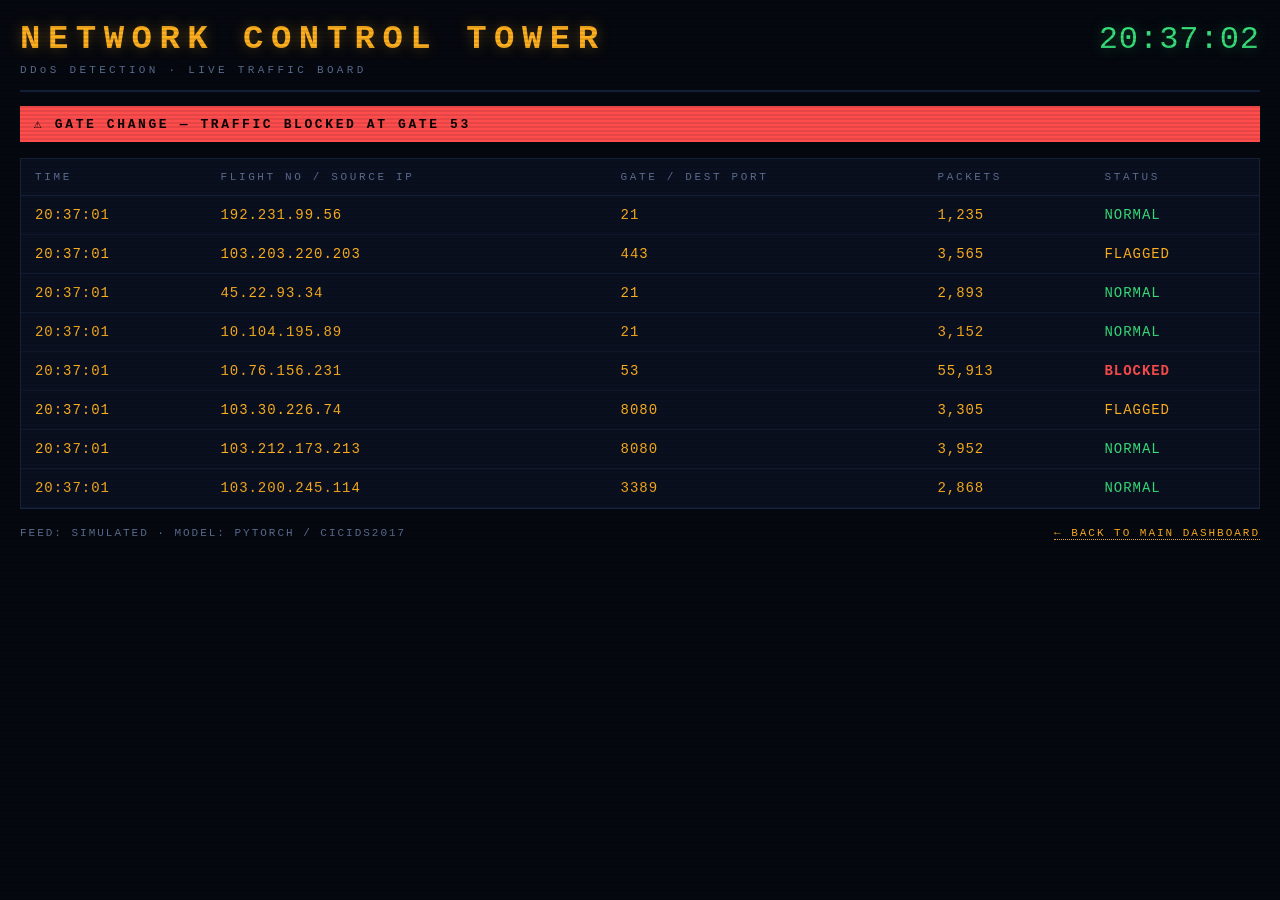
<file: control-tower.html>
<!DOCTYPE html>
<html lang="en">
<head>
<meta charset="utf-8">
<meta name="viewport" content="width=device-width, initial-scale=1">
<title>Network Control Tower</title>
<style>
  :root{
    --bg:#05080f;
    --panel:#0a1020;
    --rule:#16233d;
    --amber:#ffb01f;
    --green:#38e07b;
    --red:#ff4d4d;
    --dim:#5d6f92;
  }
  *{box-sizing:border-box;margin:0;padding:0}
  body{
    background:var(--bg);
    color:var(--amber);
    font-family:"Courier New",Courier,monospace;
    padding:20px;
    min-height:100vh;
    letter-spacing:.06em;
  }
  /* subtle scanline haze so it reads as a lit board, not a webpage */
  body::after{
    content:"";position:fixed;inset:0;pointer-events:none;
    background:repeating-linear-gradient(to bottom,rgba(0,0,0,0) 0 2px,rgba(0,0,0,.25) 2px 4px);
    opacity:.4;
  }

  header{
    border-bottom:2px solid var(--rule);
    padding-bottom:14px;margin-bottom:4px;
    display:flex;flex-wrap:wrap;gap:12px;
    align-items:baseline;justify-content:space-between;
  }
  h1{
    font-size:clamp(18px,3.4vw,34px);
    font-weight:700;letter-spacing:.22em;
    text-shadow:0 0 14px rgba(255,176,31,.35);
  }
  .sub{color:var(--dim);font-size:11px;letter-spacing:.3em;margin-top:6px}
  #clock{
    font-size:clamp(20px,3vw,32px);
    color:var(--green);
    text-shadow:0 0 14px rgba(56,224,123,.35);
    font-variant-numeric:tabular-nums;
  }

  /* alert banner — gate-change announcement */
  #alert{
    display:none;margin:14px 0;padding:10px 14px;
    background:var(--red);color:#0a0000;
    font-weight:700;letter-spacing:.2em;font-size:13px;
  }
  #alert.on{display:block;animation:flash .55s steps(1) infinite}
  @keyframes flash{50%{background:#3a0000;color:var(--red)}}

  .board{
    background:var(--panel);
    border:1px solid var(--rule);
    margin-top:16px;overflow-x:auto;
  }
  table{width:100%;border-collapse:collapse;min-width:660px}
  th{
    text-align:left;padding:12px 14px;
    font-size:11px;letter-spacing:.24em;color:var(--dim);
    border-bottom:1px solid var(--rule);font-weight:400;
  }
  td{
    padding:11px 14px;font-size:14px;
    border-bottom:1px solid rgba(22,35,61,.55);
    font-variant-numeric:tabular-nums;white-space:nowrap;
  }
  tbody tr:hover{background:rgba(22,35,61,.35)}

  .s-normal{color:var(--green)}
  .s-flagged{color:var(--amber)}
  .s-blocked{color:var(--red);font-weight:700}

  /* signature: new rows flip in like a split-flap tile */
  @keyframes flap{
    0%{transform:rotateX(-88deg);opacity:0}
    60%{transform:rotateX(12deg);opacity:1}
    100%{transform:rotateX(0);opacity:1}
  }
  tbody tr{transform-origin:top center;animation:flap .34s ease-out}

  footer{
    margin-top:18px;display:flex;justify-content:space-between;
    flex-wrap:wrap;gap:10px;font-size:11px;color:var(--dim);
    letter-spacing:.18em;
  }
  a{color:var(--amber);text-decoration:none;border-bottom:1px dotted var(--amber)}
  a:hover,a:focus-visible{color:var(--green);border-color:var(--green);outline:none}

  @media (prefers-reduced-motion:reduce){
    tbody tr{animation:none}
    #alert.on{animation:none}
    body::after{display:none}
  }
</style>
</head>
<body>

<header>
  <div>
    <h1>NETWORK CONTROL TOWER</h1>
    <div class="sub">DDoS DETECTION &middot; LIVE TRAFFIC BOARD</div>
  </div>
  <div id="clock">--:--:--</div>
</header>

<div id="alert">&#9888; GATE CHANGE &mdash; TRAFFIC BLOCKED AT GATE <span id="alertGate"></span></div>

<div class="board">
  <table>
    <thead>
      <tr>
        <th>TIME</th>
        <th>FLIGHT NO / SOURCE IP</th>
        <th>GATE / DEST PORT</th>
        <th>PACKETS</th>
        <th>STATUS</th>
      </tr>
    </thead>
    <tbody id="rows"></tbody>
  </table>
</div>

<footer>
  <span>FEED: SIMULATED &middot; MODEL: PYTORCH / CICIDS2017</span>
  <a href="index.html">&larr; BACK TO MAIN DASHBOARD</a>
</footer>

<script>
/* ---------- live clock ---------- */
function tick(){
  document.getElementById('clock').textContent =
    new Date().toTimeString().slice(0,8);
}
tick(); setInterval(tick, 1000);

/* ---------- dummy feed ----------
   TODO: replace with fetch() call to backend API
   Expected shape from the model server:
     [{ time, src_ip, dst_port, packets, status }]
   e.g.
     const res  = await fetch('/api/predictions');
     const rows = await res.json();
     rows.forEach(addRow);
   Then delete makeRow() and the setInterval below.
---------------------------------- */
const PORTS  = [80, 443, 22, 8080, 3389, 53, 21];
const STATUS = ['NORMAL','NORMAL','NORMAL','FLAGGED','BLOCKED'];
const rnd = a => a[Math.floor(Math.random()*a.length)];

function makeRow(){
  const s = rnd(STATUS);
  return {
    time: new Date().toTimeString().slice(0,8),
    src_ip: `${rnd([10,172,192,45,103])}.${(Math.random()*255|0)}.${(Math.random()*255|0)}.${(Math.random()*255|0)}`,
    dst_port: rnd(PORTS),
    packets: s === 'BLOCKED' ? 40000 + (Math.random()*90000|0)
                             : 200 + (Math.random()*4000|0),
    status: s
  };
}

const tbody = document.getElementById('rows');
const MAX_ROWS = 14;

function addRow(r){
  const tr = document.createElement('tr');
  tr.innerHTML =
    `<td>${r.time}</td>
     <td>${r.src_ip}</td>
     <td>${r.dst_port}</td>
     <td>${r.packets.toLocaleString()}</td>
     <td class="s-${r.status.toLowerCase()}">${r.status}</td>`;
  tbody.prepend(tr);
  while(tbody.children.length > MAX_ROWS) tbody.lastElementChild.remove();
  if(r.status === 'BLOCKED') raiseAlert(r.dst_port);
}

/* ---------- alert banner ---------- */
const alertBox = document.getElementById('alert');
let alertTimer;
function raiseAlert(gate){
  document.getElementById('alertGate').textContent = gate;
  alertBox.classList.add('on');
  clearTimeout(alertTimer);
  alertTimer = setTimeout(() => alertBox.classList.remove('on'), 6000);
}

/* seed the board, then stream */
for(let i=0;i<8;i++) addRow(makeRow());
setInterval(() => addRow(makeRow()), 2200);
</script>

</body>
</html>
</file>
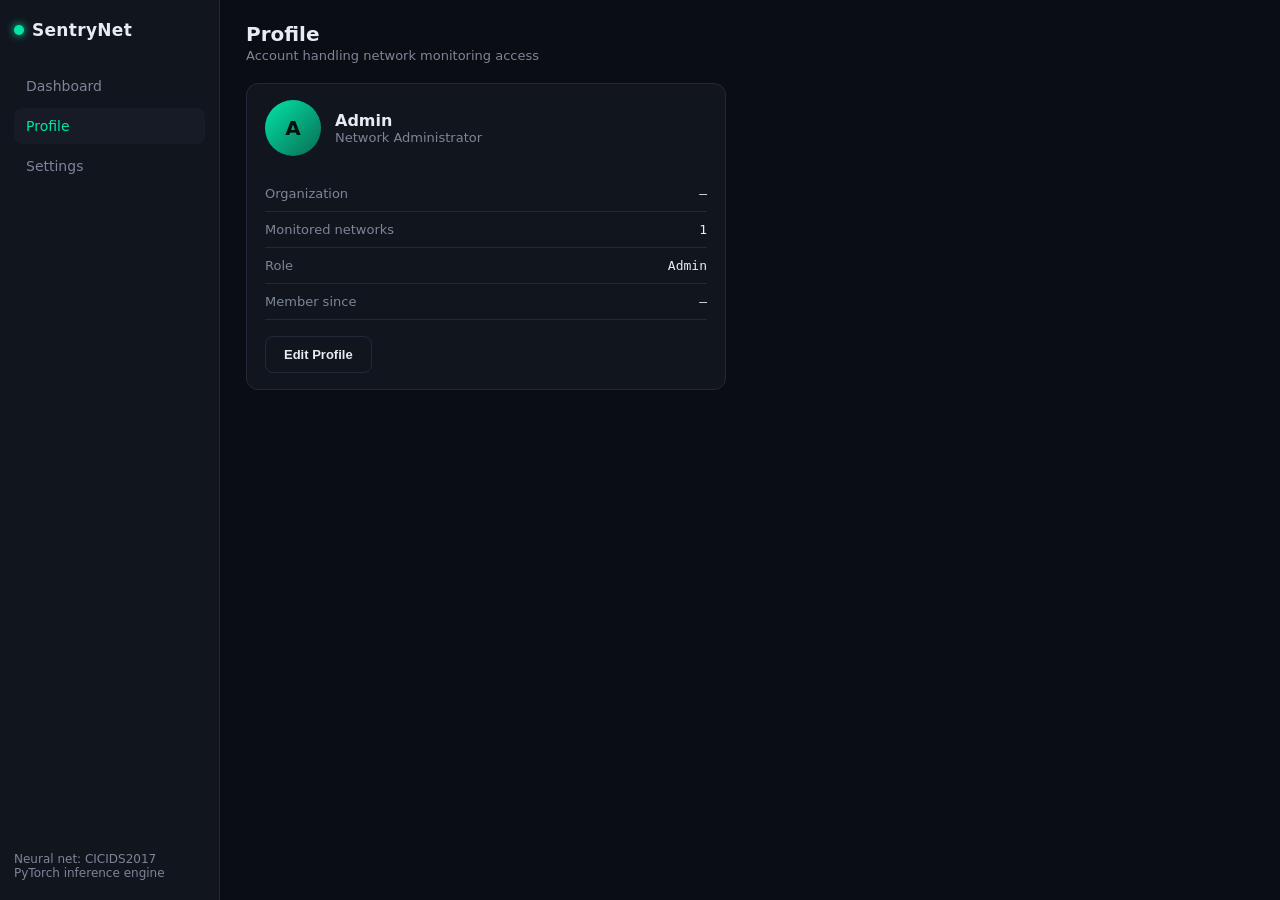
<file: profile.html>
<!DOCTYPE html>
<html lang="en">
<head>
<meta charset="UTF-8">
<title>Profile — SentryNet</title>
<link rel="stylesheet" href="style.css">
</head>
<body>
<div class="app">
  <aside class="sidebar">
    <div class="brand"><span class="dot"></span>SentryNet</div>
    <a class="nav-link" href="index.html">Dashboard</a>
    <a class="nav-link active" href="profile.html">Profile</a>
    <a class="nav-link" href="settings.html">Settings</a>
    <div class="sidebar-foot">Neural net: CICIDS2017<br>PyTorch inference engine</div>
  </aside>

  <main class="main">
    <div class="topbar"><div><h1>Profile</h1><div class="sub">Account handling network monitoring access</div></div></div>

    <div class="panel" style="max-width:480px">
      <div style="display:flex;align-items:center;gap:14px;margin-bottom:20px">
        <div class="avatar">A</div>
        <div>
          <div style="font-weight:600;font-size:16px">Admin</div>
          <div style="color:var(--muted);font-size:13px">Network Administrator</div>
        </div>
      </div>
      <div class="side-row"><span class="k">Organization</span><span class="v">—</span></div>
      <div class="side-row"><span class="k">Monitored networks</span><span class="v">1</span></div>
      <div class="side-row"><span class="k">Role</span><span class="v">Admin</span></div>
      <div class="side-row"><span class="k">Member since</span><span class="v">—</span></div>
      <div style="margin-top:16px"><button class="btn secondary">Edit Profile</button></div>
    </div>
  </main>
</div>
</body>
</html>
</file>
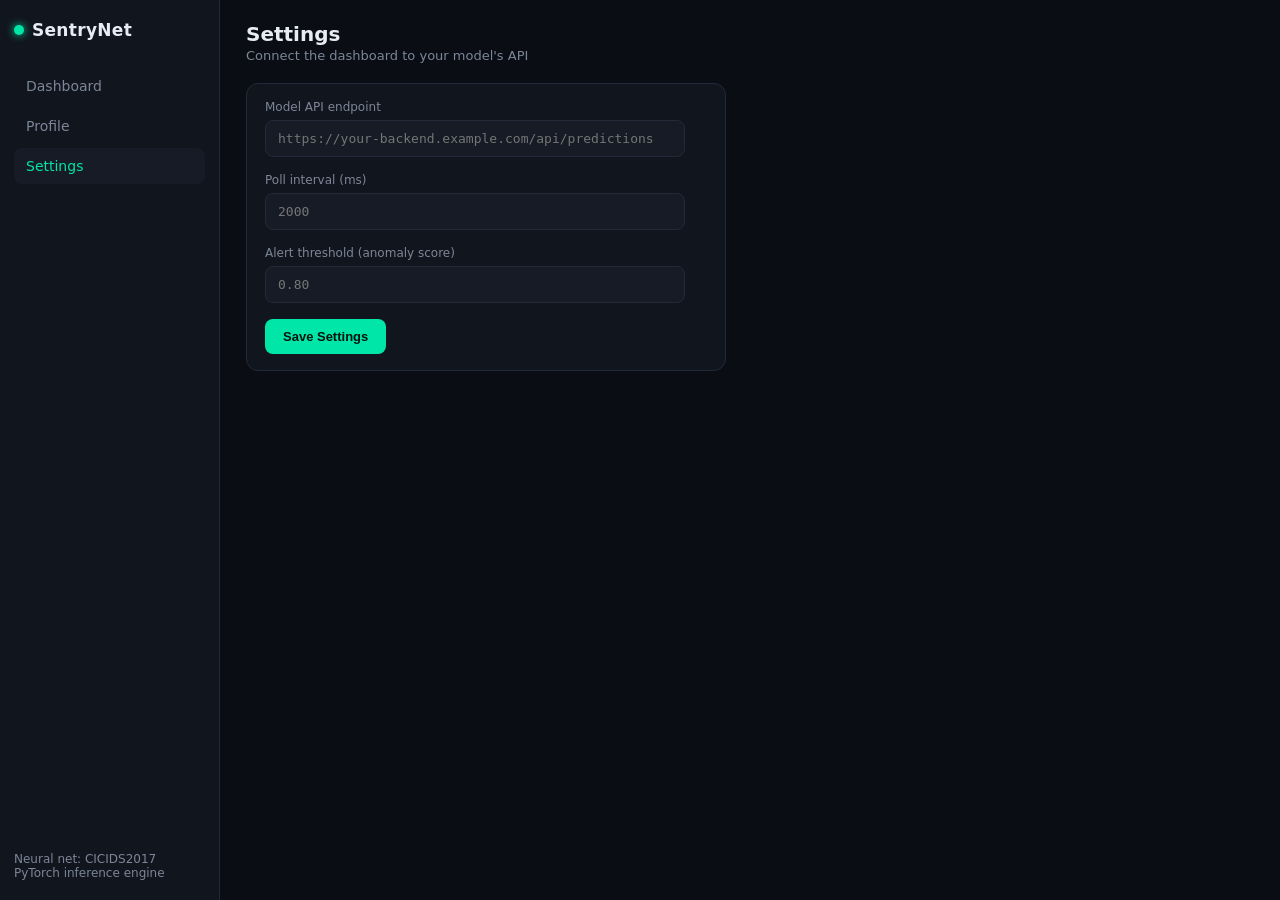
<file: settings.html>
<!DOCTYPE html>
<html lang="en">
<head>
<meta charset="UTF-8">
<title>Settings — SentryNet</title>
<link rel="stylesheet" href="style.css">
</head>
<body>
<div class="app">
  <aside class="sidebar">
    <div class="brand"><span class="dot"></span>SentryNet</div>
    <a class="nav-link" href="index.html">Dashboard</a>
    <a class="nav-link" href="profile.html">Profile</a>
    <a class="nav-link active" href="settings.html">Settings</a>
    <div class="sidebar-foot">Neural net: CICIDS2017<br>PyTorch inference engine</div>
  </aside>

  <main class="main">
    <div class="topbar"><div><h1>Settings</h1><div class="sub">Connect the dashboard to your model's API</div></div></div>

    <div class="panel" style="max-width:480px">
      <div class="form-row">
        <label>Model API endpoint</label>
        <input id="apiUrl" type="text" placeholder="https://your-backend.example.com/api/predictions">
      </div>
      <div class="form-row">
        <label>Poll interval (ms)</label>
        <input id="pollMs" type="text" placeholder="2000">
      </div>
      <div class="form-row">
        <label>Alert threshold (anomaly score)</label>
        <input id="threshold" type="text" placeholder="0.80">
      </div>
      <button class="btn" onclick="saveSettings()">Save Settings</button>
      <div id="saveMsg" style="margin-top:10px;color:var(--safe);font-size:13px;display:none">Saved locally. Edit CONFIG in app.js to hard-code defaults.</div>
    </div>
  </main>
</div>
<script>
function saveSettings(){
  localStorage.setItem('sentrynet_api', document.getElementById('apiUrl').value);
  localStorage.setItem('sentrynet_poll', document.getElementById('pollMs').value);
  localStorage.setItem('sentrynet_threshold', document.getElementById('threshold').value);
  document.getElementById('saveMsg').style.display='block';
}
</script>
</body>
</html>
</file>
<file: style.css>
:root{
  --bg:#0a0d13; --panel:#11151d; --panel2:#161b26; --border:#232938;
  --text:#e7ebf3; --muted:#7c8698;
  --safe:#00e6a8; --alert:#ff4d5e; --warn:#ffb020;
  --font:'Inter',system-ui,sans-serif; --mono:'JetBrains Mono',monospace;
}
*{box-sizing:border-box;margin:0;padding:0}
body{background:var(--bg);color:var(--text);font-family:var(--font);font-size:14px;min-height:100vh}
a{color:inherit;text-decoration:none}

/* Layout */
.app{display:grid;grid-template-columns:220px 1fr;min-height:100vh}
.sidebar{background:var(--panel);border-right:1px solid var(--border);padding:20px 14px;display:flex;flex-direction:column;gap:4px}
.brand{display:flex;align-items:center;gap:8px;font-weight:700;font-size:17px;margin-bottom:24px;letter-spacing:.3px}
.brand .dot{width:10px;height:10px;border-radius:50%;background:var(--safe);box-shadow:0 0 8px var(--safe)}
.nav-link{padding:10px 12px;border-radius:8px;color:var(--muted);font-weight:500;transition:.15s}
.nav-link:hover{background:var(--panel2);color:var(--text)}
.nav-link.active{background:var(--panel2);color:var(--safe)}
.sidebar-foot{margin-top:auto;color:var(--muted);font-size:12px}

.main{padding:22px 26px;overflow-x:hidden}
.topbar{display:flex;justify-content:space-between;align-items:center;margin-bottom:20px}
.topbar h1{font-size:20px;font-weight:600}
.topbar .sub{color:var(--muted);font-size:13px;margin-top:2px}
.status-pill{display:flex;align-items:center;gap:8px;background:var(--panel);border:1px solid var(--border);padding:8px 14px;border-radius:999px;font-size:13px}
.status-pill .dot{width:8px;height:8px;border-radius:50%;background:var(--safe);box-shadow:0 0 6px var(--safe);animation:pulse 1.6s infinite}
@keyframes pulse{0%,100%{opacity:1}50%{opacity:.4}}

/* Cards */
.cards{display:grid;grid-template-columns:repeat(4,1fr);gap:14px;margin-bottom:16px}
.card{background:var(--panel);border:1px solid var(--border);border-radius:12px;padding:16px 18px}
.card .label{color:var(--muted);font-size:12px;text-transform:uppercase;letter-spacing:.5px}
.card .value{font-family:var(--mono);font-size:24px;font-weight:600;margin-top:6px}
.card .value.safe{color:var(--safe)}
.card .value.alert{color:var(--alert)}
.card .value.warn{color:var(--warn)}

/* Grid: chart + side panel */
.grid{display:grid;grid-template-columns:1fr 300px;gap:14px;margin-bottom:16px}
.panel{background:var(--panel);border:1px solid var(--border);border-radius:12px;padding:16px 18px}
.panel h2{font-size:14px;font-weight:600;margin-bottom:12px;display:flex;justify-content:space-between;align-items:center}
.panel h2 span{color:var(--muted);font-weight:400;font-size:12px}
canvas{max-width:100%}

.side-row{display:flex;justify-content:space-between;padding:10px 0;border-bottom:1px solid var(--border);font-size:13px}
.side-row:last-child{border-bottom:none}
.side-row .k{color:var(--muted)}
.side-row .v{font-family:var(--mono)}
.badge{padding:2px 8px;border-radius:5px;font-size:11px;font-weight:600}
.badge.safe{background:rgba(0,230,168,.12);color:var(--safe)}
.badge.alert{background:rgba(255,77,94,.12);color:var(--alert)}
.badge.warn{background:rgba(255,176,32,.12);color:var(--warn)}

/* Table */
table{width:100%;border-collapse:collapse;font-size:13px}
th{text-align:left;color:var(--muted);font-weight:500;padding:8px 10px;border-bottom:1px solid var(--border);text-transform:uppercase;font-size:11px;letter-spacing:.4px}
td{padding:10px 10px;border-bottom:1px solid var(--border);font-family:var(--mono)}
tr:last-child td{border-bottom:none}
tr:hover td{background:var(--panel2)}

/* Forms (profile/settings) */
.form-row{margin-bottom:16px;max-width:420px}
.form-row label{display:block;font-size:12px;color:var(--muted);margin-bottom:6px}
.form-row input,.form-row select{width:100%;background:var(--panel2);border:1px solid var(--border);border-radius:8px;padding:10px 12px;color:var(--text);font-family:var(--mono);font-size:13px}
.btn{background:var(--safe);color:#04120d;border:none;padding:10px 18px;border-radius:8px;font-weight:600;cursor:pointer;font-size:13px}
.btn:hover{opacity:.9}
.btn.secondary{background:transparent;border:1px solid var(--border);color:var(--text)}

.avatar{width:56px;height:56px;border-radius:50%;background:linear-gradient(135deg,var(--safe),#0a6b52);display:flex;align-items:center;justify-content:center;font-weight:700;font-size:20px;color:#04120d}
</file>
